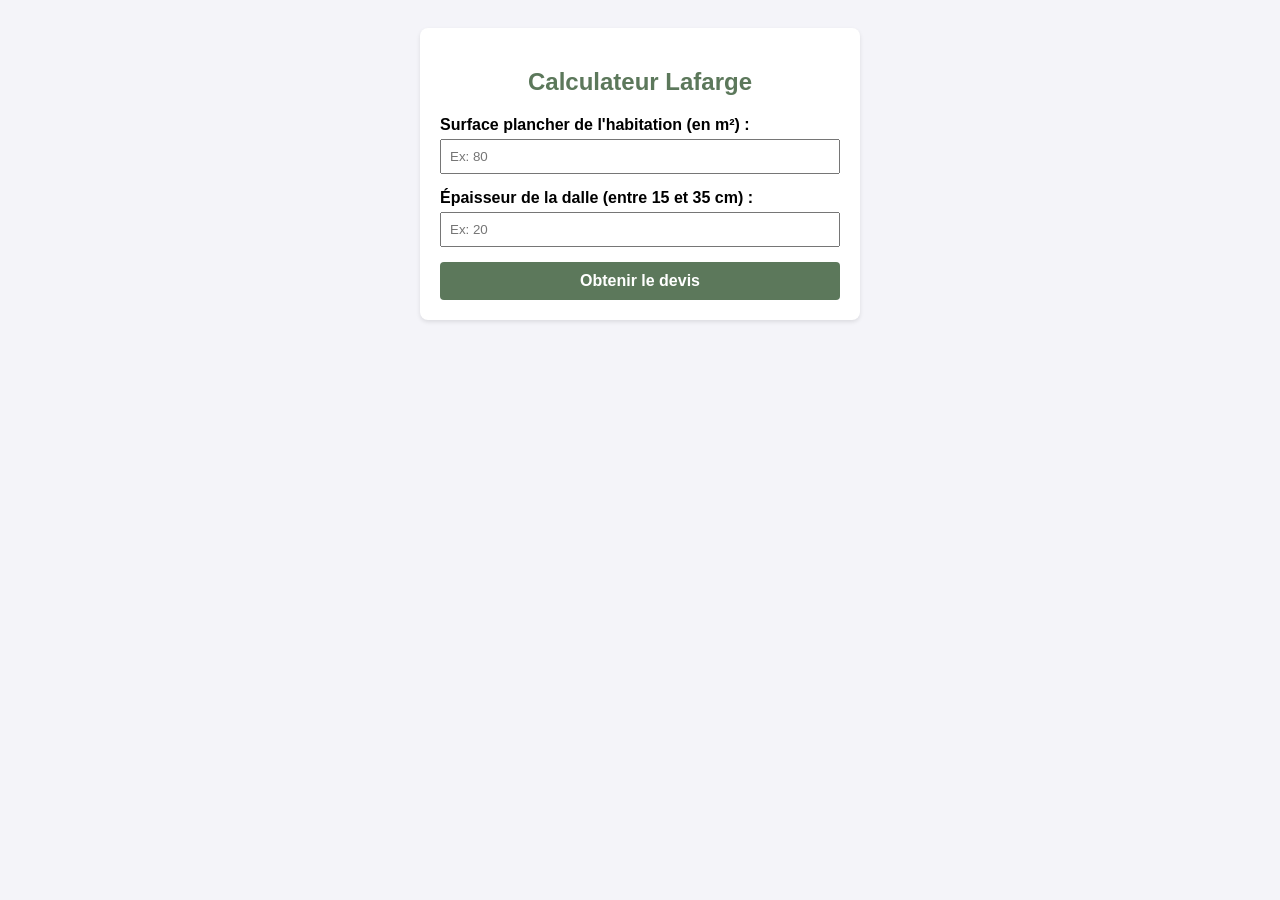
<file: TP10/index.html>
<!DOCTYPE html>
<html lang="fr">
<head>
    <meta charset="UTF-8">
    <title>Devis Cimenterie Lafarge</title>
    <style>
        /* --- Style global --- */
        body {
            font-family: Arial, sans-serif;
            background-color: #f4f4f9;
            padding: 20px;
        }

        /* --- Style du formulaire --- */
        .form-container {
            background: white;
            padding: 20px;
            border-radius: 8px;
            box-shadow: 0 2px 4px rgba(0,0,0,0.1);
            max-width: 400px;
            margin: 0 auto 20px;
        }
        .form-group {
            margin-bottom: 15px;
        }
        label {
            display: block;
            margin-bottom: 5px;
            font-weight: bold;
        }
        input[type="number"] {
            width: 100%;
            padding: 8px;
            box-sizing: border-box;
        }
        button {
            width: 100%;
            padding: 10px;
            background-color: #5c785b; /* Vert inspiré de ton image */
            color: white;
            border: none;
            border-radius: 4px;
            cursor: pointer;
            font-size: 16px;
            font-weight: bold;
        }
        button:hover {
            background-color: #465b45;
        }

        /* --- Style du devis (Inspiré de ton image) --- */
        #devis-container {
            display: none; /* Masqué par défaut, géré par le JS */
            background: white;
            padding: 40px;
            max-width: 800px;
            margin: 0 auto;
            box-shadow: 0 0 10px rgba(0,0,0,0.1);
            color: #333;
        }
        .devis-header {
            display: flex;
            justify-content: space-between;
            border-bottom: 2px solid #5c785b;
            padding-bottom: 20px;
            margin-bottom: 30px;
        }
        .devis-title {
            color: #5c785b;
            font-size: 40px;
            margin: 0;
            letter-spacing: 2px;
        }
        .info-tech {
            background-color: #f0f5f0;
            padding: 15px;
            border-radius: 5px;
            margin-bottom: 20px;
        }
        table {
            width: 100%;
            border-collapse: collapse;
            margin-bottom: 20px;
        }
        th, td {
            border: 1px solid #ddd;
            padding: 12px;
            text-align: center;
        }
        th {
            background-color: #f9fdf9;
            color: #5c785b;
        }
        .totals {
            width: 300px;
            float: right;
        }
        .totals-row {
            display: flex;
            justify-content: space-between;
            padding: 8px 0;
        }
        .totals-row.grand-total {
            background-color: #5c785b;
            color: white;
            font-weight: bold;
            padding: 10px;
            margin-top: 10px;
        }
        .clearfix::after {
            content: "";
            clear: both;
            display: table;
        }
    </style>
</head>
<body>

    <div class="form-container">
        <h2 style="color: #5c785b; text-align: center;">Calculateur Lafarge</h2>
        <div class="form-group">
            <label for="surface">Surface plancher de l'habitation (en m²) :</label>
            <input type="number" id="surface" min="1" step="0.1" placeholder="Ex: 80" required>
        </div>
        <div class="form-group">
            <label for="epaisseur">Épaisseur de la dalle (entre 15 et 35 cm) :</label>
            <input type="number" id="epaisseur" min="15" max="35" placeholder="Ex: 20" required>
        </div>
        <button onclick="genererDevis()">Obtenir le devis</button>
    </div>

    <div id="devis-container">
        <div class="devis-header">
            <div>
                <h1 class="devis-title">DEVIS</h1>
                <p><strong>LAFARGE Cimenterie</strong><br>123 Route du Béton<br>26000 Valence</p>
            </div>
            <div style="text-align: right;">
                <p>Date du devis : <span id="date-devis"></span></p>
                <p>Validité du devis : 1 mois</p>
            </div>
        </div>

        <div class="info-tech">
            <h3 style="margin-top:0; color: #5c785b;">Détails de conception</h3>
            <ul style="margin-bottom: 0;">
                <li>Volume de béton théorique nécessaire : <strong id="vol-reel"></strong> m³</li>
                <li>Quantité de ciment nécessaire : <strong id="qte-ciment"></strong> tonnes (dosé à 350kg/m³)</li>
                <li>Nombre de camions pleins requis : <strong id="nb-camions"></strong></li>
            </ul>
        </div>

        <table>
            <thead>
                <tr>
                    <th>DESCRIPTION</th>
                    <th>PRIX UNITAIRE HT</th>
                    <th>QUANTITÉ</th>
                    <th>TOTAL HT</th>
                </tr>
            </thead>
            <tbody>
                <tr>
                    <td>Béton (en m³)</td>
                    <td>91.00 €</td>
                    <td id="td-vol-facture"></td>
                    <td id="td-prix-beton"></td>
                </tr>
                <tr>
                    <td>Transport (Forfait camion 9m³)</td>
                    <td>140.00 €</td>
                    <td id="td-qte-camions"></td>
                    <td id="td-prix-transport"></td>
                </tr>
            </tbody>
        </table>

        <div class="totals clearfix">
            <div class="totals-row">
                <span>Sous total HT :</span>
                <strong id="total-ht"></strong>
            </div>
            <div class="totals-row">
                <span>TVA (20%) :</span>
                <strong id="tva"></strong>
            </div>
            <div class="totals-row grand-total">
                <span>TOTAL TTC :</span>
                <strong id="total-ttc"></strong>
            </div>
        </div>
    </div>

    <script>
        function genererDevis() {
            // -- Étape 1 : Récupération des valeurs saisies --
            let surfaceSaisie = document.getElementById('surface').value;
            let epaisseurSaisie = document.getElementById('epaisseur').value;

            // -- Étape 2 : Conversions de types --
            let surface = parseFloat(surfaceSaisie);
            let epaisseur = parseInt(epaisseurSaisie);

            // -- Étape 3 : Contrôles de saisies --
            if (isNaN(surface) || surface <= 0) {
                alert("Veuillez saisir une surface valide (supérieure à 0).");
                return; // Arrête la fonction si erreur
            }
            if (isNaN(epaisseur) || epaisseur < 15 || epaisseur > 35) {
                alert("L'épaisseur saisie n'est pas correcte. Elle doit être comprise entre 15 et 35 cm.");
                return;
            }

            // -- Étape 4 : Les Calculs --
            // Conversion de l'épaisseur en mètres pour calculer le volume (m³)
            let epaisseurMetre = epaisseur / 100;
            let volumeReel = surface * epaisseurMetre;

            // Calcul du ciment en tonnes (Volume * 350kg / 1000)
            let tonnesCiment = (volumeReel * 350) / 1000;

            // Calcul du nombre de camions. La fonction Math.ceil() arrondit à l'entier supérieur
            let nombreCamions = Math.ceil(volumeReel / 9);

            // Puisqu'on ne livre que des camions entiers, le volume facturé est le nb de camions * 9
            let volumeFacture = nombreCamions * 9;

            // Calcul des tarifs
            let prixBetonHT = volumeFacture * 91;
            let prixTransportHT = nombreCamions * 140;
            
            let totalHT = prixBetonHT + prixTransportHT;
            let tva = totalHT * 0.20; // Hypothèse de TVA à 20%
            let totalTTC = totalHT + tva;

            // -- Étape 5 : Affichage dynamique dans la page HTML --
            
            // Date du jour automatique
            let dateAujourdhui = new Date();
            document.getElementById('date-devis').innerText = dateAujourdhui.toLocaleDateString('fr-FR');

            // Injection des informations techniques
            document.getElementById('vol-reel').innerText = volumeReel.toFixed(2);
            document.getElementById('qte-ciment').innerText = tonnesCiment.toFixed(2);
            document.getElementById('nb-camions').innerText = nombreCamions;

            // Injection des données dans le tableau
            document.getElementById('td-vol-facture').innerText = volumeFacture;
            document.getElementById('td-prix-beton').innerText = prixBetonHT.toFixed(2) + " €";
            
            document.getElementById('td-qte-camions').innerText = nombreCamions;
            document.getElementById('td-prix-transport').innerText = prixTransportHT.toFixed(2) + " €";

            // Injection des totaux
            document.getElementById('total-ht').innerText = totalHT.toFixed(2) + " €";
            document.getElementById('tva').innerText = tva.toFixed(2) + " €";
            document.getElementById('total-ttc').innerText = totalTTC.toFixed(2) + " €";

            // -- Étape 6 : Faire apparaître le devis --
            // Modifie la propriété CSS "display" de "none" à "block"
            document.getElementById('devis-container').style.display = 'block';
        }
    </script>
</body>
</html>
</file>
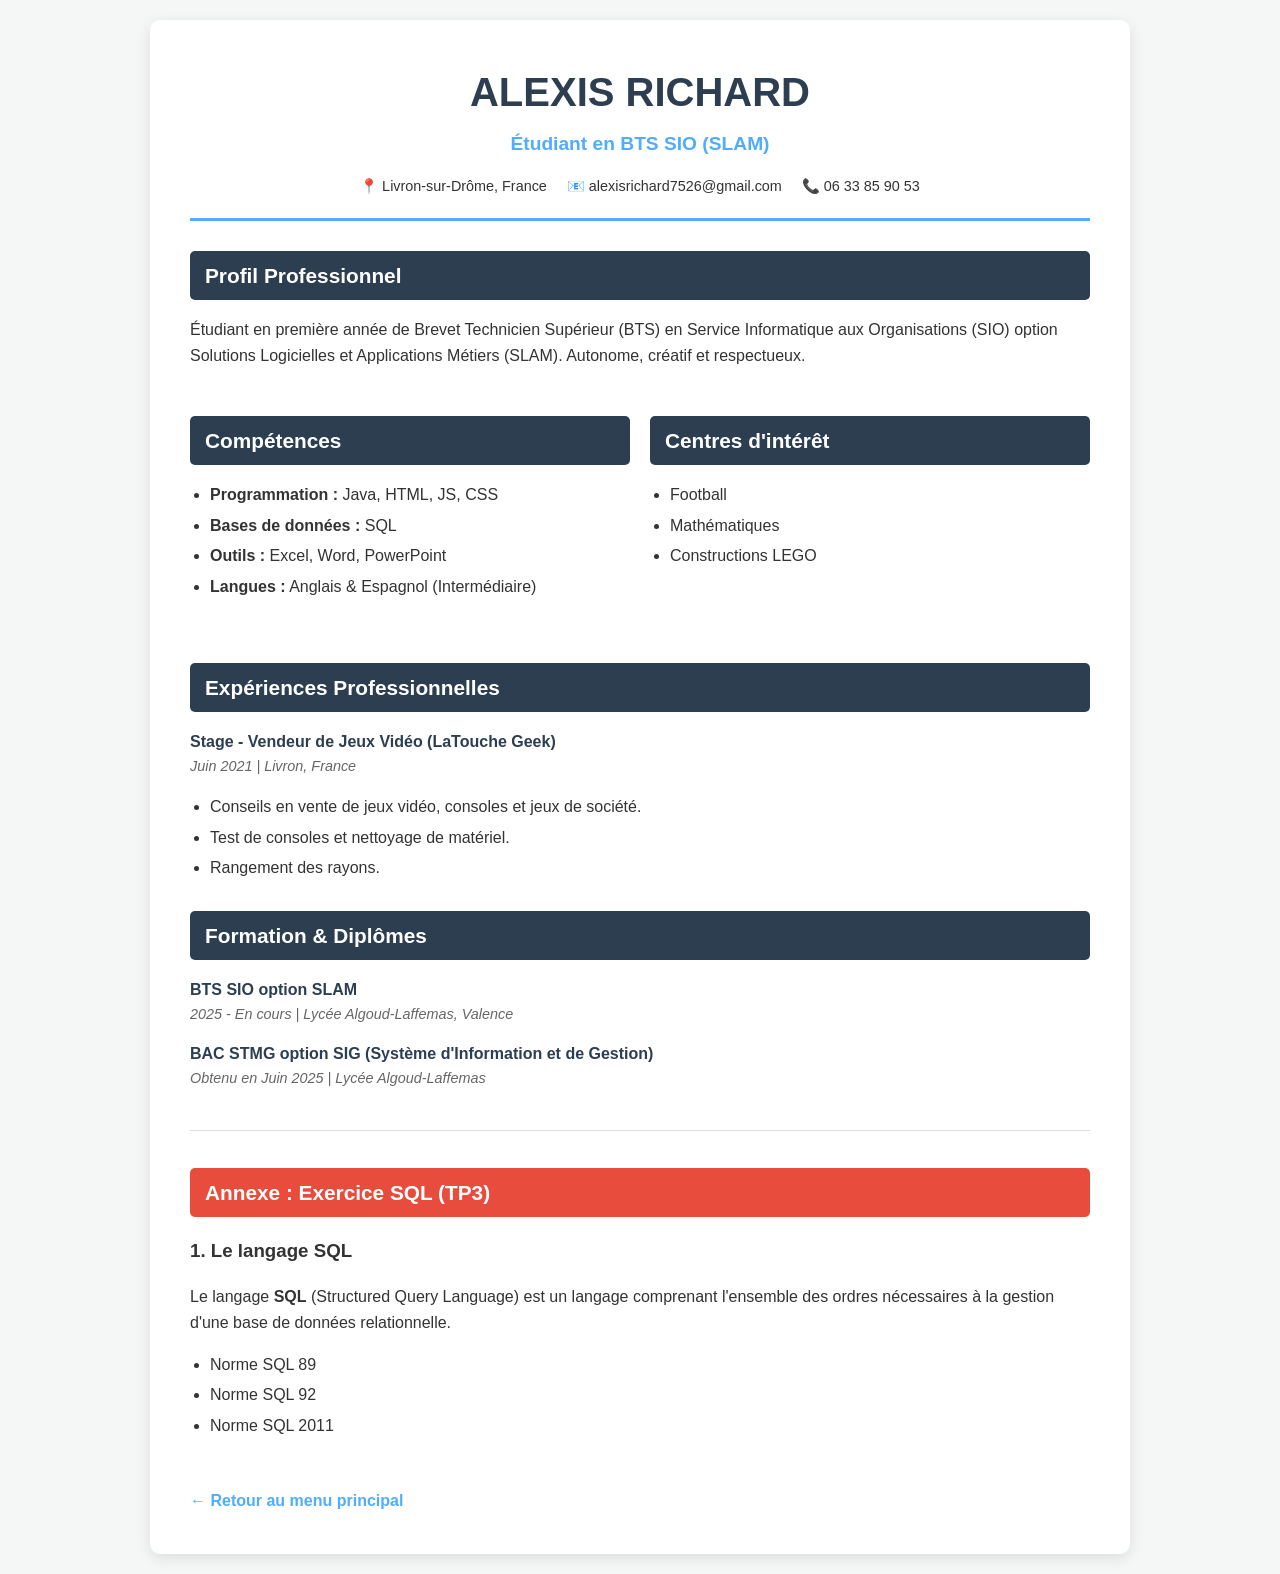
<file: TP3/index.html>
<!DOCTYPE html>
<html lang="fr">
<head>
    <meta charset="UTF-8">
    <meta name="viewport" content="width=device-width, initial-scale=1.0">
    <title>TP3 - Alexis Richard - CV Digital</title>
    <style>
        :root {
            --primary-color: #2c3e50;
            --accent-color: #4facfe;
            --secondary-accent: #ff0000;
            --text-color: #333;
            --bg-color: #f4f7f6;
        }

        body {
            font-family: 'Segoe UI', Tahoma, Geneva, Verdana, sans-serif;
            line-height: 1.6;
            color: var(--text-color);
            background-color: var(--bg-color);
            margin: 0;
            padding: 20px;
        }

        .container {
            max-width: 900px;
            margin: 0 auto;
            background: white;
            padding: 40px;
            border-radius: 10px;
            box-shadow: 0 4px 15px rgba(0,0,0,0.1);
        }

        /* En-tête du CV */
        header {
            text-align: center;
            border-bottom: 3px solid var(--accent-color);
            padding-bottom: 20px;
            margin-bottom: 30px;
        }

        h1 { margin: 0; color: var(--primary-color); font-size: 2.5rem; text-transform: uppercase; }
        .subtitle { color: var(--accent-color); font-weight: bold; font-size: 1.2rem; margin-top: 5px; }
        
        .contact-info {
            display: flex;
            justify-content: center;
            gap: 20px;
            flex-wrap: wrap;
            margin-top: 15px;
            font-size: 0.9rem;
        }

        /* Sections */
        section { margin-bottom: 30px; }
        h2 { 
            background: var(--primary-color); 
            color: white; 
            padding: 8px 15px; 
            border-radius: 5px;
            font-size: 1.3rem;
        }

        .grid {
            display: grid;
            grid-template-columns: 1fr 1fr;
            gap: 20px;
        }

        /* Expériences et Formation */
        .item { margin-bottom: 15px; }
        .item-title { font-weight: bold; color: var(--primary-color); }
        .item-date { color: #666; font-style: italic; font-size: 0.9rem; }

        /* Listes */
        ul { padding-left: 20px; }
        li { margin-bottom: 5px; }

        .back-link {
            display: inline-block;
            margin-top: 20px;
            text-decoration: none;
            color: var(--accent-color);
            font-weight: bold;
        }

        @media (max-width: 600px) {
            .grid { grid-template-columns: 1fr; }
            .container { padding: 20px; }
        }
    </style>
</head>
<body>

    <div class="container">
        <header>
            <h1>Alexis Richard</h1>
            <div class="subtitle">Étudiant en BTS SIO (SLAM)</div>
            <div class="contact-info">
                <span>📍 Livron-sur-Drôme, France</span>
                <span>📧 alexisrichard7526@gmail.com</span>
                <span>📞 06 33 85 90 53</span>
            </div>
        </header>

        <section>
            <h2>Profil Professionnel</h2>
            <p>Étudiant en première année de Brevet Technicien Supérieur (BTS) en Service Informatique aux Organisations (SIO) option Solutions Logicielles et Applications Métiers (SLAM). Autonome, créatif et respectueux.</p>
        </section>

        <div class="grid">
            <section>
                <h2>Compétences</h2>
                <ul>
                    <li><strong>Programmation :</strong> Java, HTML, JS, CSS</li>
                    <li><strong>Bases de données :</strong> SQL</li>
                    <li><strong>Outils :</strong> Excel, Word, PowerPoint</li>
                    <li><strong>Langues :</strong> Anglais & Espagnol (Intermédiaire)</li>
                </ul>
            </section>

            <section>
                <h2>Centres d'intérêt</h2>
                <ul>
                    <li>Football</li>
                    <li>Mathématiques</li>
                    <li>Constructions LEGO</li>
                </ul>
            </section>
        </div>

        <section>
            <h2>Expériences Professionnelles</h2>
            <div class="item">
                <div class="item-title">Stage - Vendeur de Jeux Vidéo (LaTouche Geek)</div>
                <div class="item-date">Juin 2021 | Livron, France</div>
                <ul>
                    <li>Conseils en vente de jeux vidéo, consoles et jeux de société.</li>
                    <li>Test de consoles et nettoyage de matériel.</li>
                    <li>Rangement des rayons.</li>
                </ul>
            </div>
        </section>

        <section>
            <h2>Formation & Diplômes</h2>
            <div class="item">
                <div class="item-title">BTS SIO option SLAM</div>
                <div class="item-date">2025 - En cours | Lycée Algoud-Laffemas, Valence</div>
            </div>
            <div class="item">
                <div class="item-title">BAC STMG option SIG (Système d'Information et de Gestion)</div>
                <div class="item-date">Obtenu en Juin 2025 | Lycée Algoud-Laffemas</div>
            </div>
        </section>

        <section style="border-top: 1px solid #ddd; padding-top: 20px; margin-top: 40px;">
            <h2 style="background: #e74c3c;">Annexe : Exercice SQL (TP3)</h2>
            <h3>1. Le langage SQL</h3>
            <p>Le langage <strong>SQL</strong> (Structured Query Language) est un langage comprenant l'ensemble des ordres nécessaires à la gestion d'une base de données relationnelle.</p>
            <ul>
                <li>Norme SQL 89</li>
                <li>Norme SQL 92</li>
                <li>Norme SQL 2011</li>
            </ul>
        </section>

        <a href="../index.html" class="back-link">← Retour au menu principal</a>
    </div>

</body>
</html>
</file>
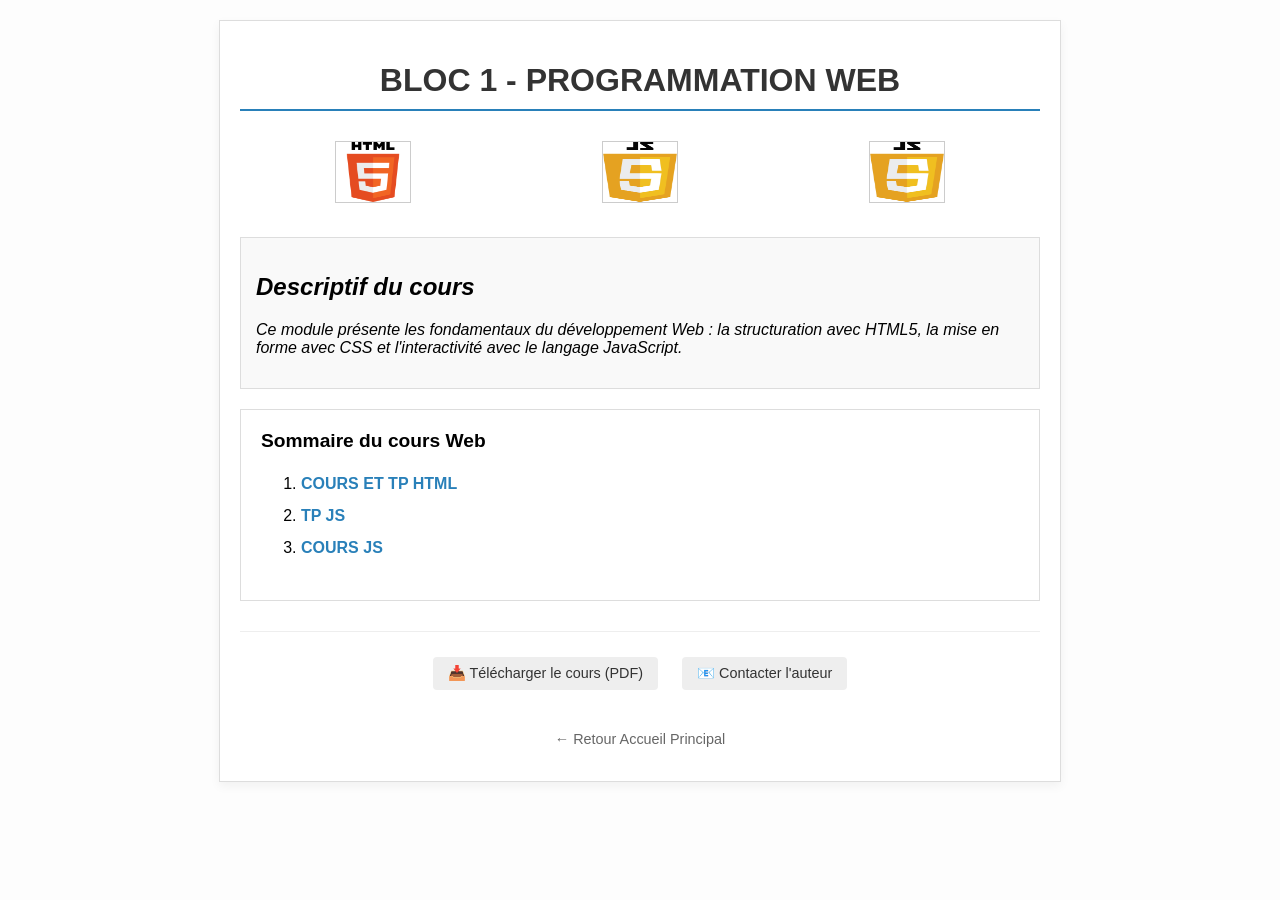
<file: TP4/index.html>
<!DOCTYPE html>
<html lang="fr">
<head>
    <meta charset="UTF-8">
    <meta name="viewport" content="width=device-width, initial-scale=1.0">
    <title>TP4 - Accueil Cours Web</title>
    <style>
        :root {
            --main-bg: #fdfdfd;
            --container-bg: #ffffff;
            --border-color: #ddd;
            --accent-color: #2980b9;
        }

        body {
            font-family: 'Segoe UI', Arial, sans-serif;
            background-color: var(--main-bg);
            margin: 0;
            padding: 20px;
            display: flex;
            flex-direction: column;
            align-items: center;
        }

        .page-accueil {
            width: 100%;
            max-width: 800px;
            border: 1px solid var(--border-color);
            background: var(--container-bg);
            padding: 20px;
            box-shadow: 0 4px 10px rgba(0,0,0,0.05);
        }

        h1 {
            text-align: center;
            color: #333;
            text-transform: uppercase;
            border-bottom: 2px solid var(--accent-color);
            padding-bottom: 10px;
        }

        /* Zone des images (Exercice 3 images) */
        .image-gallery {
            display: flex;
            justify-content: space-around;
            margin: 30px 0;
        }

        .image-gallery a img {
            width: 74px;
            height: 60px;
            border: 1px solid #ccc;
            transition: transform 0.2s;
        }

        .image-gallery a img:hover {
            transform: scale(1.1);
            border-color: var(--accent-color);
        }

        /* Descriptif du cours */
        .descriptif {
            border: 1px solid var(--border-color);
            padding: 15px;
            margin-bottom: 20px;
            background: #f9f9f9;
            font-style: italic;
        }

        /* Sommaire */
        .sommaire {
            border: 1px solid var(--border-color);
            padding: 20px;
        }

        .sommaire h2 {
            font-size: 1.2rem;
            margin-top: 0;
        }

        ol {
            line-height: 2;
        }

        .sommaire a {
            text-decoration: none;
            color: var(--accent-color);
            font-weight: bold;
        }

        .sommaire a:hover {
            text-decoration: underline;
        }

        /* Bas de page (Téléchargement et Mail) */
        footer {
            margin-top: 30px;
            text-align: center;
            font-size: 0.9rem;
            border-top: 1px solid #eee;
            padding-top: 15px;
        }

        .btn-action {
            margin: 10px;
            padding: 8px 15px;
            background: #eee;
            text-decoration: none;
            color: #333;
            border-radius: 4px;
            display: inline-block;
        }
    </style>
</head>
<body>

    <div class="page-accueil">
        <h1>Bloc 1 - Programmation Web</h1>

        <div class="image-gallery">
            <a href="./Docs/cours_HTML.html"><img src="./Image/html_logo.png" alt="Cours HTML"></a>
            <a href="./Docs/TPJS.html"><img src="./Image/js_logo.png" alt="TP JS"></a>
            <a href="./Docs/cours_JS.html"><img src="./Image/js_logo.png" alt="Cours JS"></a>
        </div>

        <div class="descriptif">
            <h2>Descriptif du cours</h2>
            <p>Ce module présente les fondamentaux du développement Web : la structuration avec HTML5, la mise en forme avec CSS et l'interactivité avec le langage JavaScript.</p>
        </div>

        <div class="sommaire">
            <h2>Sommaire du cours Web</h2>
            <ol>
                <li><a href="./Docs/cours_HTML.html">COURS ET TP HTML</a></li>
                <li><a href="./Docs/TPJS.html">TP JS</a></li>
                <li><a href="./Docs/cours_JS.html">COURS JS</a></li>
            </ol>
        </div>

        <footer>
            <a href="./Docs/TP4-Lien.pdf" class="btn-action" download>📥 Télécharger le cours (PDF)</a>
            
            <a href="mailto:alexisrichard7526@gmail.com?subject=Question sur le cours Web" class="btn-action">📧 Contacter l'auteur</a>
            
            <p><br><a href="../index.html" style="color: #666; text-decoration: none;">← Retour Accueil Principal</a></p>
        </footer>
    </div>

</body>
</html>
</file>
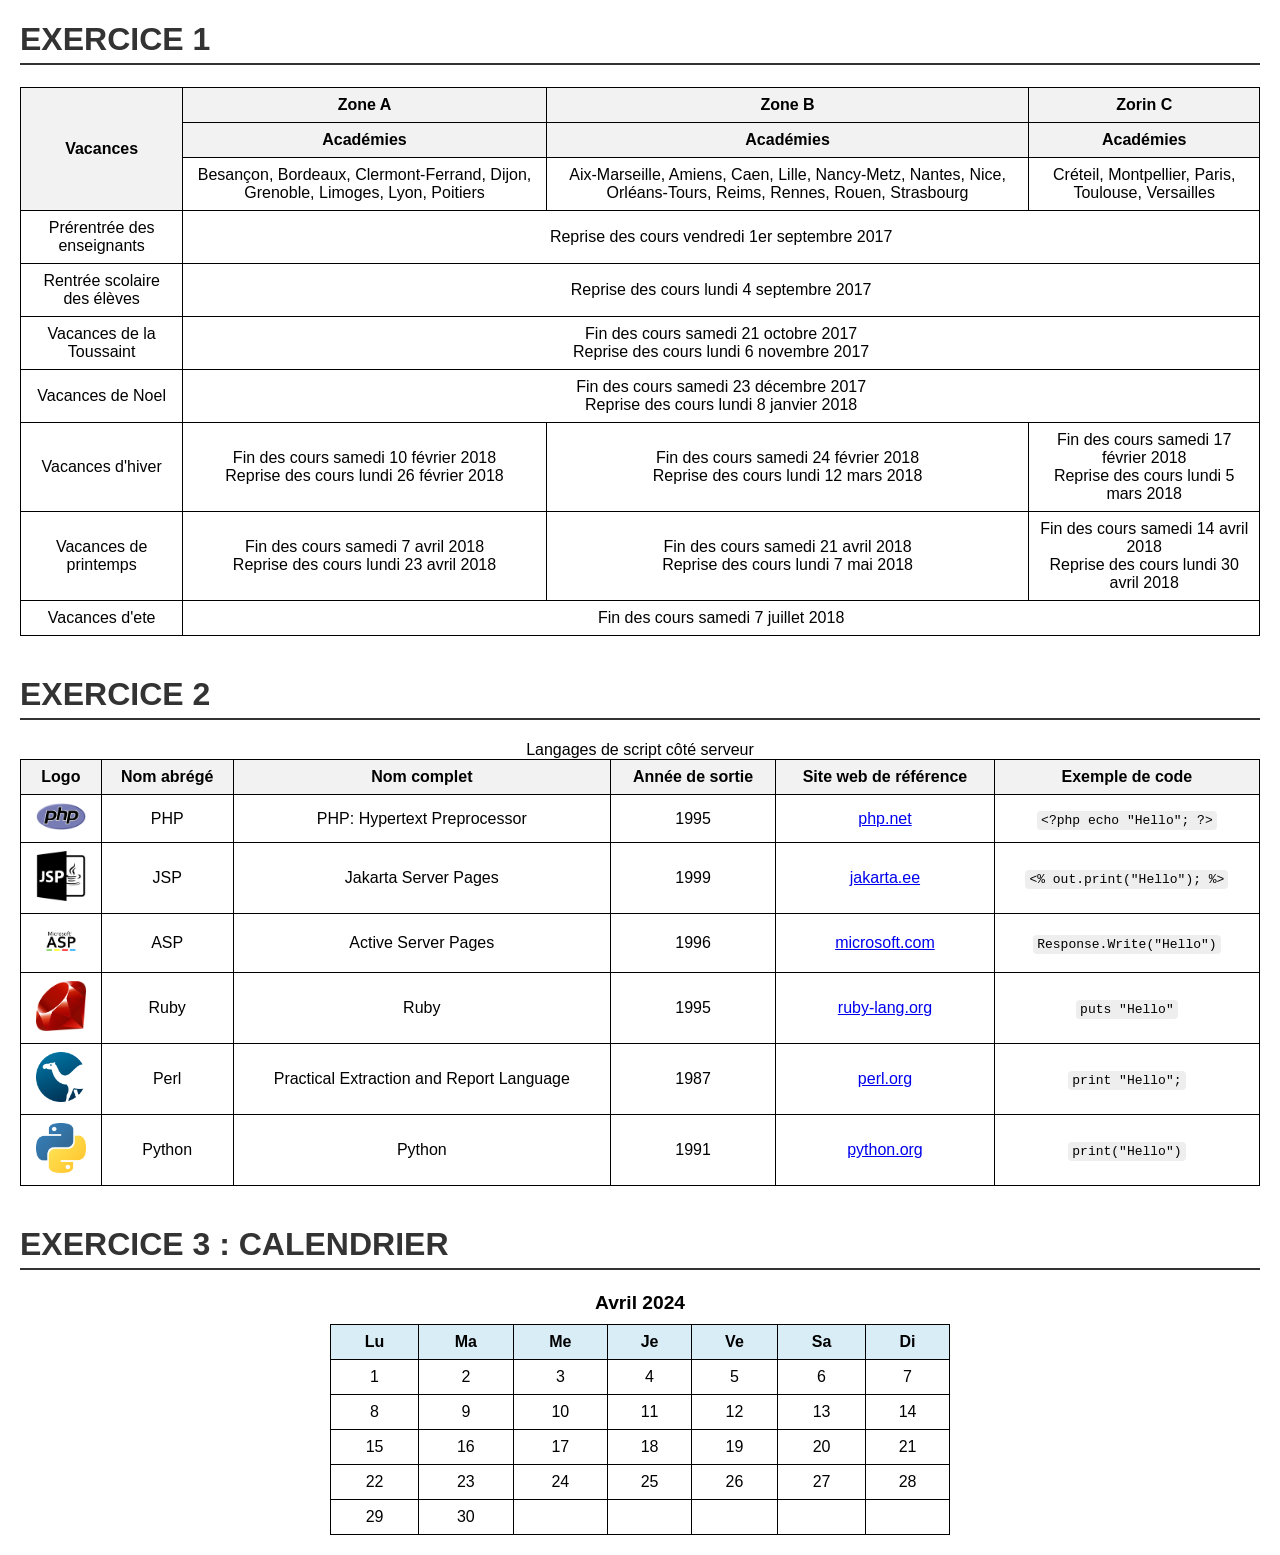
<file: TP5/index.html>
<!DOCTYPE html>
<html lang="fr">
<head>
<meta charset="UTF-8">
<title>TP5 - Les Tableaux</title>
<style>
  body {
    font-family: sans-serif;
    margin: 20px;
  }
  h1 {
    color: #333;
    border-bottom: 2px solid #333;
    padding-bottom: 5px;
  }
  table {
    border-collapse: collapse;
    width: 100%;
    margin-bottom: 40px;
  }
  th, td {
    border: 1px solid black;
    padding: 8px;
    text-align: center;
  }
  th {
    background-color: #f2f2f2;
  }
  .ex2-table img {
    width: 50px;
    height: auto;
  }
  .ex3-table {
    width: 50%;
    margin: 0 auto;
  }
  .ex3-table th {
    background-color: #d9edf7;
  }
  .ex3-table caption {
    font-weight: bold;
    font-size: 1.2em;
    margin-bottom: 10px;
  }
  code {
    background-color: #eee;
    padding: 2px 4px;
    border-radius: 4px;
  }
</style>
</head>
<body>

<h1>EXERCICE 1</h1>
<table>
  <thead>
    <tr>
      <th rowspan="3">Vacances</th>
      <th>Zone A</th>
      <th>Zone B</th>
      <th>Zorin C</th>
    </tr>
    <tr>
      <th>Académies</th>
      <th>Académies</th>
      <th>Académies</th>
    </tr>
    <tr>
      <td>Besançon, Bordeaux, Clermont-Ferrand, Dijon, Grenoble, Limoges, Lyon, Poitiers</td>
      <td>Aix-Marseille, Amiens, Caen, Lille, Nancy-Metz, Nantes, Nice, Orléans-Tours, Reims, Rennes, Rouen, Strasbourg</td>
      <td>Créteil, Montpellier, Paris, Toulouse, Versailles</td>
    </tr>
  </thead>
  <tbody>
    <tr>
      <td>Prérentrée des enseignants</td>
      <td colspan="3">Reprise des cours vendredi 1er septembre 2017</td>
    </tr>
    <tr>
      <td>Rentrée scolaire des élèves</td>
      <td colspan="3">Reprise des cours lundi 4 septembre 2017</td>
    </tr>
    <tr>
      <td>Vacances de la Toussaint</td>
      <td colspan="3">Fin des cours samedi 21 octobre 2017<br>Reprise des cours lundi 6 novembre 2017</td>
    </tr>
    <tr>
      <td>Vacances de Noel</td>
      <td colspan="3">Fin des cours samedi 23 décembre 2017<br>Reprise des cours lundi 8 janvier 2018</td>
    </tr>
    <tr>
      <td>Vacances d'hiver</td>
      <td>Fin des cours samedi 10 février 2018<br>Reprise des cours lundi 26 février 2018</td>
      <td>Fin des cours samedi 24 février 2018<br>Reprise des cours lundi 12 mars 2018</td>
      <td>Fin des cours samedi 17 février 2018<br>Reprise des cours lundi 5 mars 2018</td>
    </tr>
    <tr>
      <td>Vacances de printemps</td>
      <td>Fin des cours samedi 7 avril 2018<br>Reprise des cours lundi 23 avril 2018</td>
      <td>Fin des cours samedi 21 avril 2018<br>Reprise des cours lundi 7 mai 2018</td>
      <td>Fin des cours samedi 14 avril 2018<br>Reprise des cours lundi 30 avril 2018</td>
    </tr>
    <tr>
      <td>Vacances d'ete</td>
      <td colspan="3">Fin des cours samedi 7 juillet 2018</td>
    </tr>
  </tbody>
</table>

<h1>EXERCICE 2</h1>
<table class="ex2-table">
  <caption>Langages de script côté serveur</caption>
  <thead>
    <tr>
      <th>Logo</th>
      <th>Nom abrégé</th>
      <th>Nom complet</th>
      <th>Année de sortie</th>
      <th>Site web de référence</th>
      <th>Exemple de code</th>
    </tr>
  </thead>
  <tbody>
    <tr>
      <td><a href="php_logo_original.png" target="_blank"><img src="php_logo_original.png" alt="Logo PHP" title="Cliquez pour agrandir le logo PHP"></a></td>
      <td>PHP</td>
      <td>PHP: Hypertext Preprocessor</td>
      <td>1995</td>
      <td title="Aller sur le site de PHP"><a href="https://www.php.net" target="_blank">php.net</a></td>
      <td><code>&lt;?php echo "Hello"; ?&gt;</code></td>
    </tr>
    <tr>
      <td><a href="jsp_logo_original.png" target="_blank"><img src="jsp_logo_original.png" alt="Logo JSP" title="Cliquez pour agrandir le logo JSP"></a></td>
      <td>JSP</td>
      <td>Jakarta Server Pages</td>
      <td>1999</td>
      <td title="Aller sur le site de JSP"><a href="https://jakarta.ee" target="_blank">jakarta.ee</a></td>
      <td><code>&lt;% out.print("Hello"); %&gt;</code></td>
    </tr>
    <tr>
      <td><a href="asp_logo_original.png" target="_blank"><img src="asp_logo_original.png" alt="Logo ASP" title="Cliquez pour agrandir le logo ASP"></a></td>
      <td>ASP</td>
      <td>Active Server Pages</td>
      <td>1996</td>
      <td title="Aller sur le site de ASP"><a href="https://dotnet.microsoft.com" target="_blank">microsoft.com</a></td>
      <td><code>Response.Write("Hello")</code></td>
    </tr>
    <tr>
      <td><a href="ruby_logo_original.png" target="_blank"><img src="ruby_logo_original.png" alt="Logo Ruby" title="Cliquez pour agrandir le logo Ruby"></a></td>
      <td>Ruby</td>
      <td>Ruby</td>
      <td>1995</td>
      <td title="Aller sur le site de Ruby"><a href="https://www.ruby-lang.org" target="_blank">ruby-lang.org</a></td>
      <td><code>puts "Hello"</code></td>
    </tr>
    <tr>
      <td><a href="perl_logo_original.png" target="_blank"><img src="perl_logo_original.png" alt="Logo Perl" title="Cliquez pour agrandir le logo Perl"></a></td>
      <td>Perl</td>
      <td>Practical Extraction and Report Language</td>
      <td>1987</td>
      <td title="Aller sur le site de Perl"><a href="https://www.perl.org" target="_blank">perl.org</a></td>
      <td><code>print "Hello";</code></td>
    </tr>
    <tr>
      <td><a href="python_logo_original.png" target="_blank"><img src="python_logo_original.png" alt="Logo Python" title="Cliquez pour agrandir le logo Python"></a></td>
      <td>Python</td>
      <td>Python</td>
      <td>1991</td>
      <td title="Aller sur le site de Python"><a href="https://www.python.org" target="_blank">python.org</a></td>
      <td><code>print("Hello")</code></td>
    </tr>
  </tbody>
</table>

<h1>EXERCICE 3 : CALENDRIER</h1>
<table class="ex3-table">
  <caption>Avril 2024</caption>
  <thead>
    <tr>
      <th>Lu</th>
      <th>Ma</th>
      <th>Me</th>
      <th>Je</th>
      <th>Ve</th>
      <th>Sa</th>
      <th>Di</th>
    </tr>
  </thead>
  <tbody>
    <tr>
      <td>1</td>
      <td>2</td>
      <td>3</td>
      <td>4</td>
      <td>5</td>
      <td>6</td>
      <td>7</td>
    </tr>
    <tr>
      <td>8</td>
      <td>9</td>
      <td>10</td>
      <td>11</td>
      <td>12</td>
      <td>13</td>
      <td>14</td>
    </tr>
    <tr>
      <td>15</td>
      <td>16</td>
      <td>17</td>
      <td>18</td>
      <td>19</td>
      <td>20</td>
      <td>21</td>
    </tr>
    <tr>
      <td>22</td>
      <td>23</td>
      <td>24</td>
      <td>25</td>
      <td>26</td>
      <td>27</td>
      <td>28</td>
    </tr>
    <tr>
      <td>29</td>
      <td>30</td>
      <td></td>
      <td></td>
      <td></td>
      <td></td>
      <td></td>
    </tr>
  </tbody>
</table>

</body>
</html>
</file>
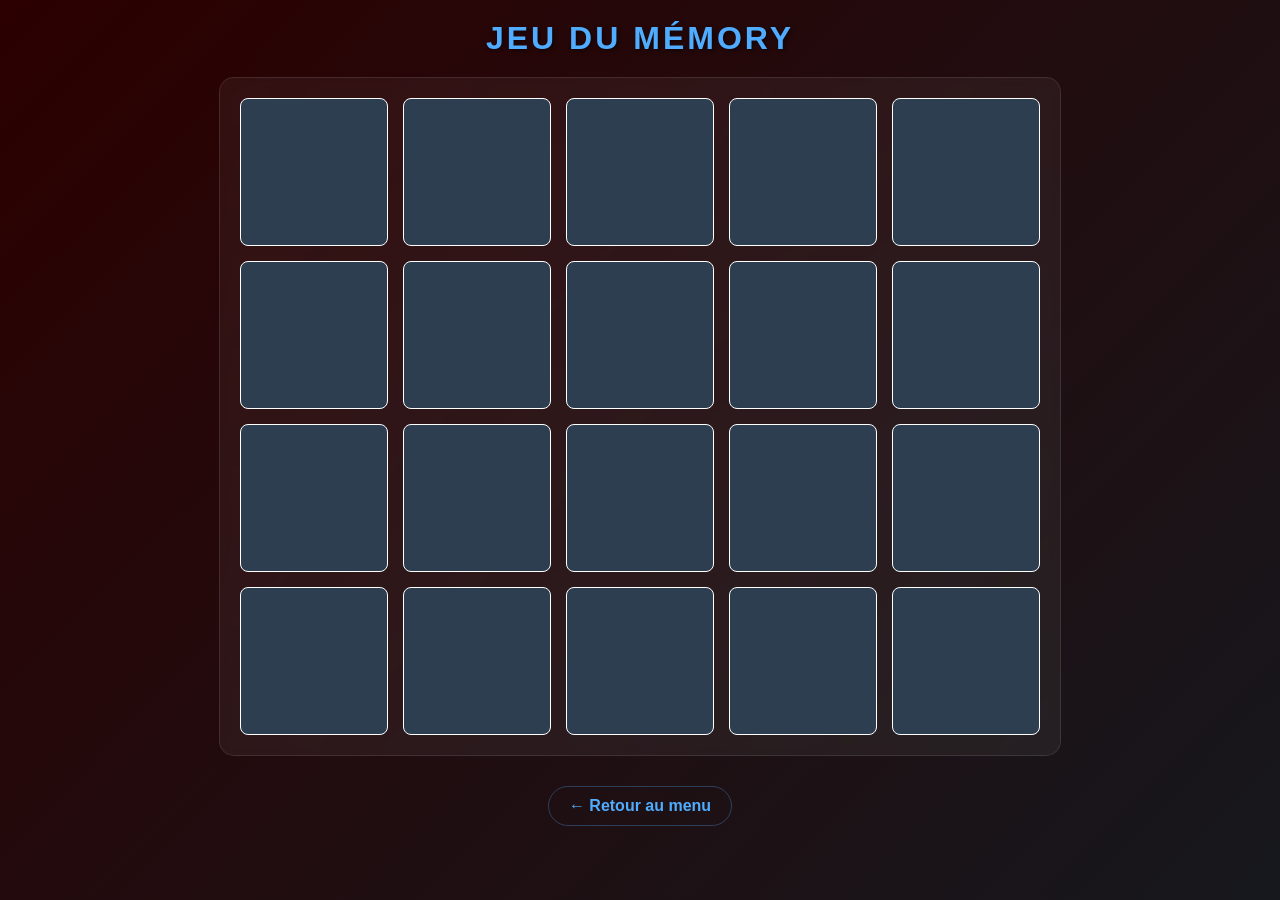
<file: TP6/TP6.html>
<!DOCTYPE html>
<html lang="fr">
<head>
    <meta charset="UTF-8">
    <meta name="viewport" content="width=device-width, initial-scale=1.0">
    <title>TP6 - Jeu de Memory - Alexis Richard</title>
    <style>
        /* CONFIGURATION GÉNÉRALE DU TP6 */
        html, body {
            width: 100%;
            height: 100%;
            min-width: 600px;
            margin: 0;
            padding: 0;
        }

        /* TON STYLE GRAPHIQUE PERSONNEL */
        body {
            font-family: 'Segoe UI', Roboto, sans-serif;
            color: white;
            display: flex;
            flex-direction: column;
            align-items: center;
            background: linear-gradient(-45deg, #000000, #1a0b2e, #0f2027, #2c0000);
            background-size: 400% 400%;
            animation: gradientBG 15s ease infinite;
        }

        @keyframes gradientBG {
            0% { background-position: 0% 50%; }
            50% { background-position: 100% 50%; }
            100% { background-position: 0% 50%; }
        }

        h1 {
            margin: 20px 0;
            text-transform: uppercase;
            letter-spacing: 3px;
            text-shadow: 2px 2px 4px rgba(0,0,0,0.5);
            color: #4facfe;
        }

        /* GRILLE DE JEU : 5 images par ligne */
        .memory-grid {
            display: grid;
            grid-template-columns: repeat(5, 1fr); /* 5 colonnes */
            gap: 15px;
            width: 90%;
            max-width: 800px;
            padding: 20px;
            background: rgba(255, 255, 255, 0.05);
            border-radius: 15px;
            backdrop-filter: blur(5px);
            border: 1px solid rgba(255, 255, 255, 0.1);
        }

        /* ÉTAPE 4 : MÉCANISME POUR CACHER LES IMAGES */
        .card {
            background-color: #2c3e50; /* Couleur de fond pour cacher l'image */
            border: 1px solid white;    /* Bordure demandée */
            border-radius: 8px;
            aspect-ratio: 1 / 1;
            display: flex;
            justify-content: center;
            align-items: center;
            cursor: pointer;
            overflow: hidden;
            transition: background-color 0.3s;
        }

        .card:hover {
            background-color: #34495e;
        }

        /* Révélation de l'image via background-image au lieu de <img> */
        .card:active {
            background-size: cover;
            background-position: center;
        }

        .card img {
            width: 100%;
            height: 100%;
            object-fit: cover;
            opacity: 0; /* Image invisible par défaut */
            transition: opacity 0.2s;
        }

        /* Attribution des images aux classes */
        .img-1:active { background-image: url("assets/Image/img1.png"); }
        .img-2:active { background-image: url("assets/Image/img2.png"); }
        .img-3:active { background-image: url("assets/Image/img3.png"); }
        .img-4:active { background-image: url("assets/Image/img4.png"); }
        .img-5:active { background-image: url("assets/Image/img5.png"); }
        .img-6:active { background-image: url("assets/Image/img6.png"); }
        .img-7:active { background-image: url("assets/Image/img7.png"); }
        .img-8:active { background-image: url("assets/Image/img8.png"); }
        .img-9:active { background-image: url("assets/Image/img9.png"); }
        .img-10:active { background-image: url("assets/Image/img10.png"); }

        .back-link {
            margin-top: 30px;
            color: #4facfe;
            text-decoration: none;
            font-weight: bold;
            padding: 10px 20px;
            border: 1px solid rgba(79, 172, 254, 0.3);
            border-radius: 20px;
            transition: 0.3s;
        }

        .back-link:hover {
            background: rgba(79, 172, 254, 0.1);
        }
    </style>
</head>
<body>

    <h1>Jeu du Mémory</h1>

    <div class="memory-grid">
        <div class="card img-1"></div>
        <div class="card img-2"></div>
        <div class="card img-3"></div>
        <div class="card img-4"></div>
        <div class="card img-5"></div>

        <div class="card img-6"></div>
        <div class="card img-7"></div>
        <div class="card img-8"></div>
        <div class="card img-9"></div>
        <div class="card img-10"></div>

        <div class="card img-1"></div>
        <div class="card img-2"></div>
        <div class="card img-3"></div>
        <div class="card img-4"></div>
        <div class="card img-5"></div>

        <div class="card img-6"></div>
        <div class="card img-7"></div>
        <div class="card img-8"></div>
        <div class="card img-9"></div>
        <div class="card img-10"></div>
    </div>

    <a href="../index.html" class="back-link">← Retour au menu</a>

</body>
</html>
</file>
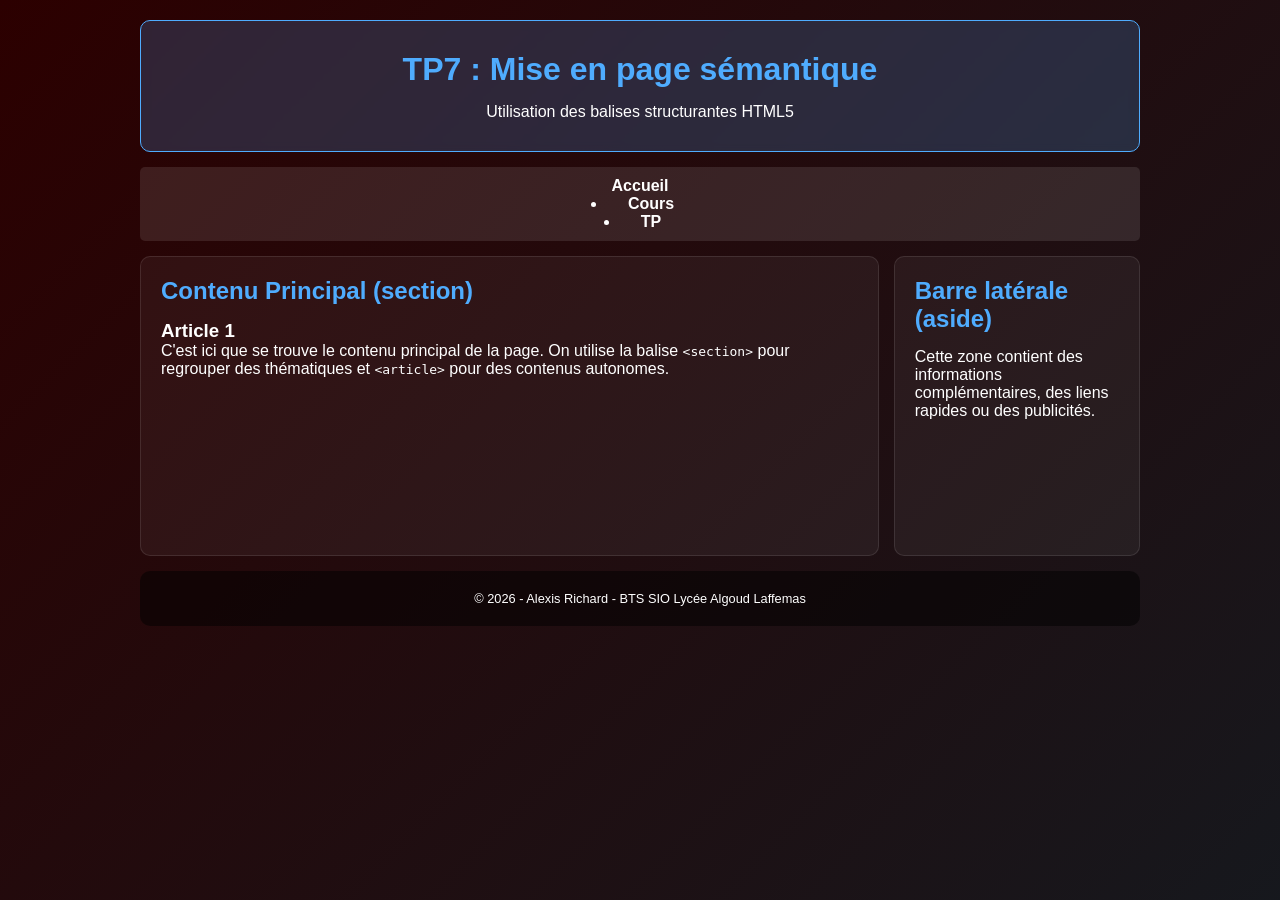
<file: TP7/TP7.html>
<!DOCTYPE html>
<html lang="fr">
<head>
    <meta charset="UTF-8">
    <meta name="viewport" content="width=device-width, initial-scale=1.0">
    <title>TP7 - Zoning HTML5 - Alexis Richard</title>
    <style>
        /* RESET & BASE */
        * {
            margin: 0;
            padding: 0;
            box-sizing: border-box;
        }

        body {
            font-family: 'Segoe UI', sans-serif;
            background: linear-gradient(-45deg, #000000, #1a0b2e, #0f2027, #2c0000);
            background-size: 400% 400%;
            animation: gradientBG 15s ease infinite;
            color: white;
            min-height: 100vh;
            display: flex;
            flex-direction: column;
            align-items: center;
        }

        @keyframes gradientBG {
            0% { background-position: 0% 50%; }
            50% { background-position: 100% 50%; }
            100% { background-position: 0% 50%; }
        }

        /* STRUCTURE DU ZONING */
        .container {
            width: 90%;
            max-width: 1000px;
            margin: 20px 0;
            display: grid;
            grid-template-areas: 
                "header header"
                "nav nav"
                "section aside"
                "footer footer";
            grid-template-columns: 3fr 1fr;
            gap: 15px;
        }

        header {
            grid-area: header;
            background: rgba(79, 172, 254, 0.2);
            padding: 30px;
            text-align: center;
            border: 1px solid #4facfe;
            border-radius: 10px;
            backdrop-filter: blur(5px);
        }

        nav {
            grid-area: nav;
            background: rgba(255, 255, 255, 0.1);
            padding: 10px;
            border-radius: 5px;
            text-align: center;
        }

        nav a {
            color: white;
            text-decoration: none;
            margin: 0 15px;
            font-weight: bold;
        }

        section {
            grid-area: section;
            background: rgba(255, 255, 255, 0.05);
            padding: 20px;
            border-radius: 10px;
            border: 1px solid rgba(255, 255, 255, 0.1);
            min-height: 300px;
        }

        aside {
            grid-area: aside;
            background: rgba(255, 255, 255, 0.05);
            padding: 20px;
            border-radius: 10px;
            border: 1px solid rgba(255, 255, 255, 0.1);
        }

        footer {
            grid-area: footer;
            background: rgba(0, 0, 0, 0.5);
            padding: 20px;
            text-align: center;
            font-size: 0.8rem;
            border-radius: 10px;
        }

        h1, h2 {
            color: #4facfe;
            margin-bottom: 15px;
        }

        /* RESPONSIVE */
        @media (max-width: 768px) {
            .container {
                grid-template-areas: 
                    "header"
                    "nav"
                    "section"
                    "aside"
                    "footer";
                grid-template-columns: 1fr;
            }
        }
    </style>
</head>
<body>

    <div class="container">
        <header>
            <h1>TP7 : Mise en page sémantique</h1>
            <p>Utilisation des balises structurantes HTML5</p>
        </header>

        <nav>
            <a href="../index.html">Accueil</a>
            <li><a class="nav-link" href="Cours_HTML_5_P5.pdf">Cours</a></li>
            <li><a class="nav-link" href="TP5_zoning.pdf">TP</a></li>
        </nav>

        <section>
            <h2>Contenu Principal (section)</h2>
            <article>
                <h3>Article 1</h3>
                <p>C'est ici que se trouve le contenu principal de la page. On utilise la balise <code>&lt;section&gt;</code> pour regrouper des thématiques et <code>&lt;article&gt;</code> pour des contenus autonomes.</p>
            </article>
        </section>

        <aside>
            <h2>Barre latérale (aside)</h2>
            <p>Cette zone contient des informations complémentaires, des liens rapides ou des publicités.</p>
        </aside>

        <footer>
            <p>&copy; 2026 - Alexis Richard - BTS SIO Lycée Algoud Laffemas</p>
        </footer>
    </div>

</body>
</html>
</file>
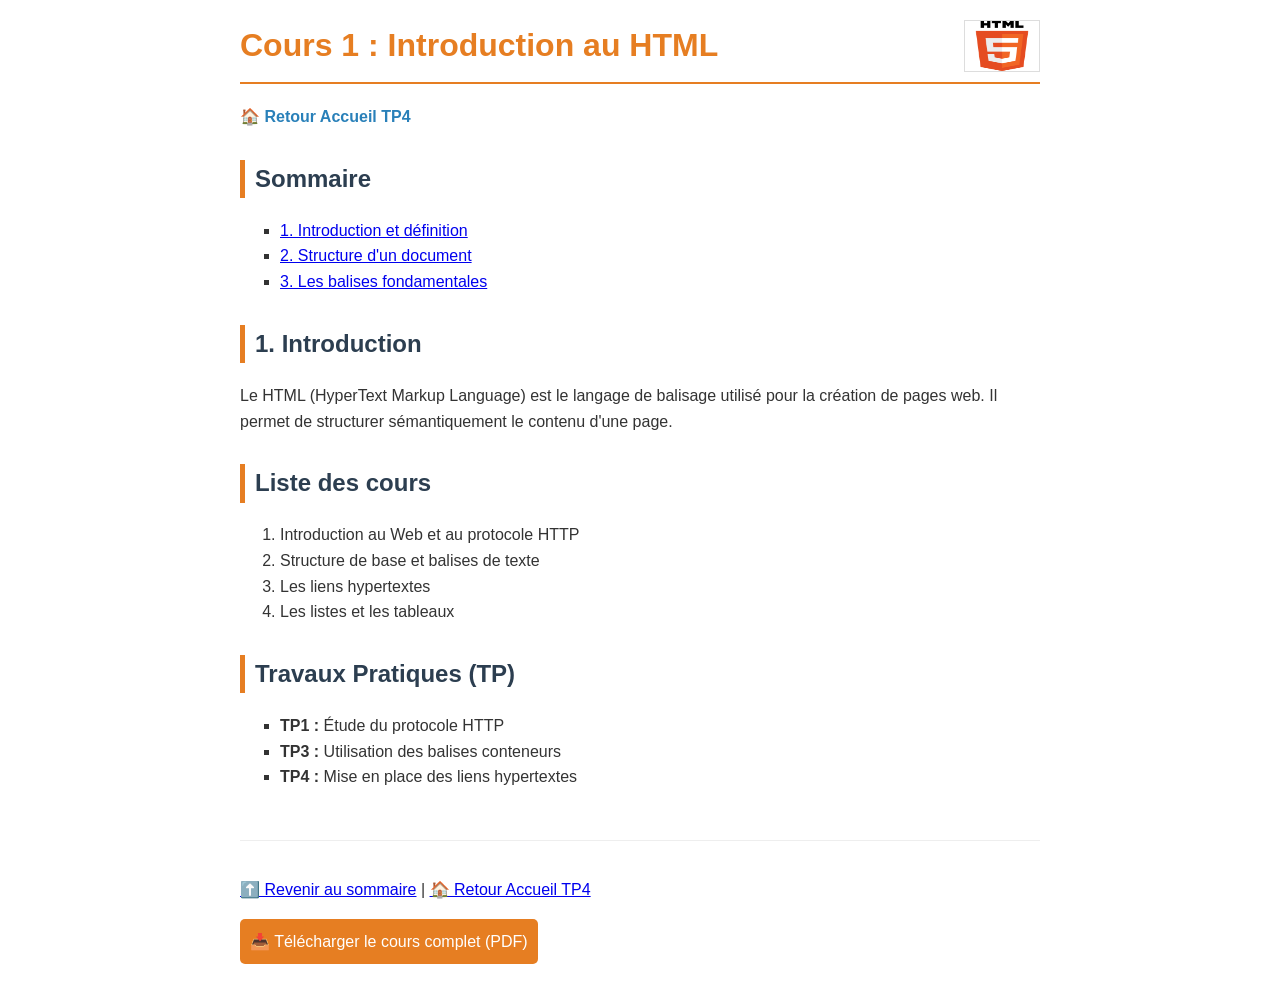
<file: TP4/Docs/cours_HTML.html>
<!DOCTYPE html>
<html lang="fr">
<head>
    <meta charset="UTF-8">
    <meta name="viewport" content="width=device-width, initial-scale=1.0">
    <title>Cours HTML - Bloc 1</title>
    <style>
        body { font-family: 'Segoe UI', Arial, sans-serif; line-height: 1.6; max-width: 800px; margin: auto; padding: 20px; color: #333; }
        header { display: flex; align-items: center; justify-content: space-between; border-bottom: 2px solid #e67e22; padding-bottom: 10px; margin-bottom: 20px; }
        .logo { width: 74px; height: 50px; border: 1px solid #ddd; } /* Taille demandée par le TP4-Lien */
        h1 { color: #e67e22; margin: 0; }
        h2 { color: #2c3e50; border-left: 5px solid #e67e22; padding-left: 10px; margin-top: 30px; }
        .nav-links { margin-bottom: 20px; }
        .nav-links a { text-decoration: none; color: #2980b9; font-weight: bold; }
        .nav-links a:hover { text-decoration: underline; }
        ul { list-style-type: square; }
        .footer-nav { margin-top: 50px; padding-top: 20px; border-top: 1px solid #eee; }
    </style>
</head>
<body>

    <header>
        <h1>Cours 1 : Introduction au HTML</h1>
        <img src="../Image/html_logo.png" alt="Logo HTML" class="logo">
    </header>

    <div class="nav-links">
        <a href="../index.html">🏠 Retour Accueil TP4</a>
    </div>

    <section id="sommaire">
        <h2>Sommaire</h2>
        <ul>
            <li><a href="#intro">1. Introduction et définition</a></li>
            <li><a href="#structure">2. Structure d'un document</a></li>
            <li><a href="#balises">3. Les balises fondamentales</a></li>
        </ul>
    </section>

    <section id="intro">
        <h2>1. Introduction</h2>
        <p>Le HTML (HyperText Markup Language) est le langage de balisage utilisé pour la création de pages web. Il permet de structurer sémantiquement le contenu d'une page.</p>
    </section>

    <section id="liste-cours">
        <h2>Liste des cours</h2>
        <ol>
            <li>Introduction au Web et au protocole HTTP</li>
            <li>Structure de base et balises de texte</li>
            <li>Les liens hypertextes</li>
            <li>Les listes et les tableaux</li>
        </ol>
    </section>

    <section id="tps">
        <h2>Travaux Pratiques (TP)</h2>
        <ul>
            <li><strong>TP1 :</strong> Étude du protocole HTTP</li>
            <li><strong>TP3 :</strong> Utilisation des balises conteneurs</li>
            <li><strong>TP4 :</strong> Mise en place des liens hypertextes</li>
        </ul>
    </section>

    <div class="footer-nav">
        <p>
            <a href="#sommaire">⬆️ Revenir au sommaire</a> | 
            <a href="../index.html">🏠 Retour Accueil TP4</a>
        </p>
        <a href="../../TP1.pdf" style="display:inline-block; background:#e67e22; color:white; padding:10px; text-decoration:none; border-radius:5px;" download>📥 Télécharger le cours complet (PDF)</a>
    </div>

</body>
</html>
</file>
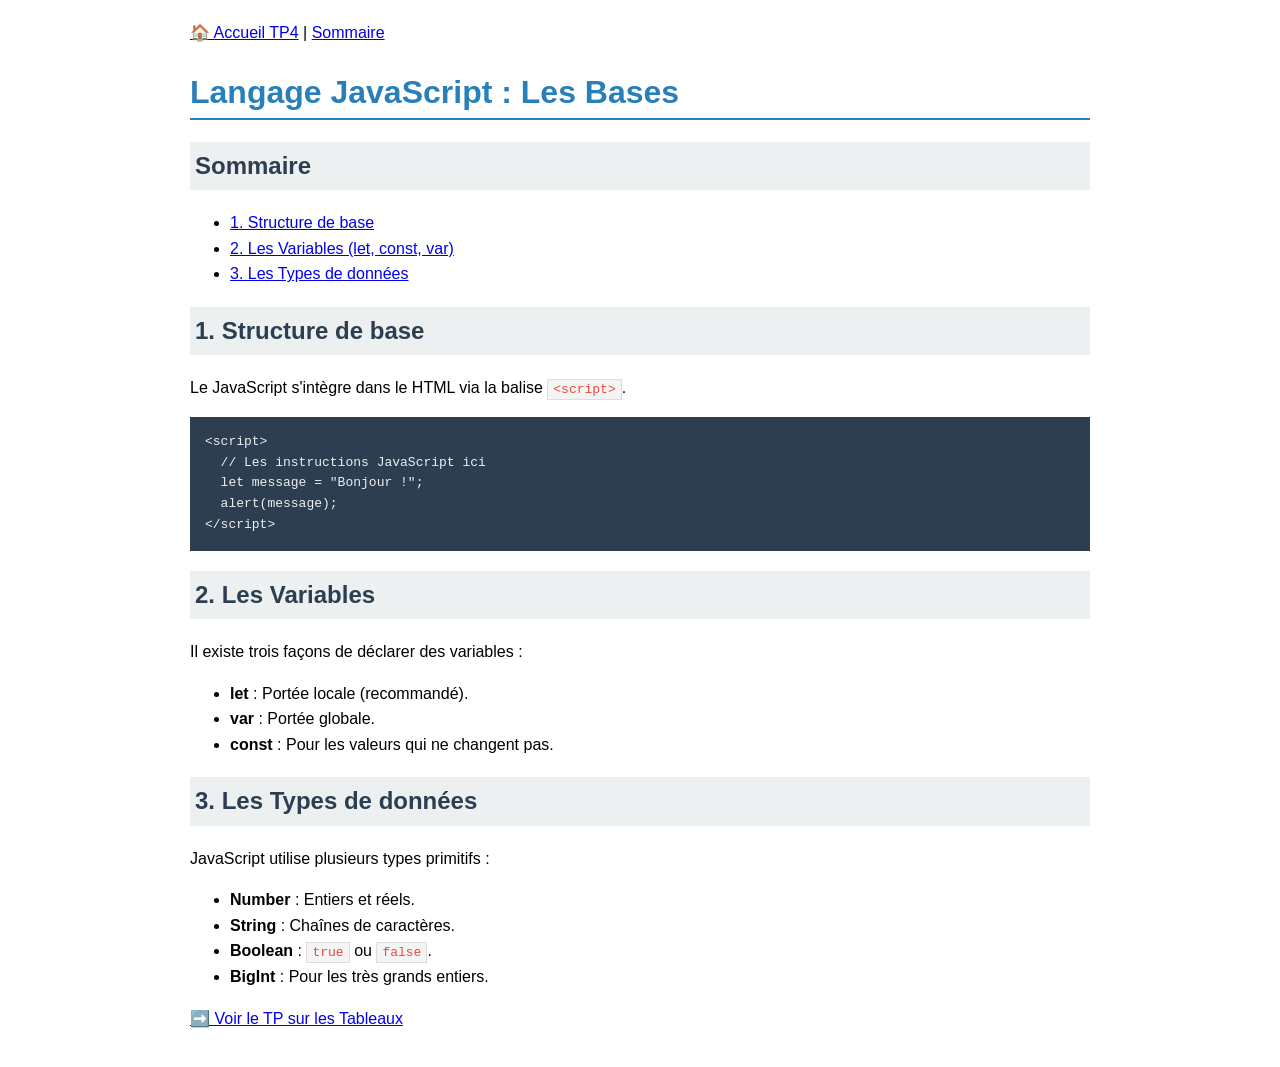
<file: TP4/Docs/cours_JS.html>
<!DOCTYPE html>
<html lang="fr">
<head>
    <meta charset="UTF-8">
    <title>Cours JavaScript - Les Bases</title>
    <style>
        body { font-family: Arial, sans-serif; line-height: 1.6; max-width: 900px; margin: auto; padding: 20px; }
        h1 { color: #2980b9; border-bottom: 2px solid #2980b9; }
        h2 { color: #2c3e50; background: #ecf0f1; padding: 5px; }
        code { background: #f4f4f4; border: 1px solid #ddd; padding: 2px 5px; color: #e74c3c; }
        pre { background: #2c3e50; color: #ecf0f1; padding: 15px; overflow-x: auto; }
        .nav { margin-bottom: 20px; }
    </style>
</head>
<body>
    <div class="nav">
        <a href="../index.html">🏠 Accueil TP4</a> | 
        <a href="#sommaire">Sommaire</a>
    </div>

    <h1>Langage JavaScript : Les Bases</h1>
    
    <section id="sommaire">
        <h2>Sommaire</h2>
        <ul>
            <li><a href="#structure">1. Structure de base</a></li>
            <li><a href="#variables">2. Les Variables (let, const, var)</a></li>
            <li><a href="#types">3. Les Types de données</a></li>
        </ul>
    </section>

    <section id="structure">
        <h2>1. Structure de base</h2>
        <p>Le JavaScript s'intègre dans le HTML via la balise <code>&lt;script&gt;</code>.</p>
        <pre>
&lt;script&gt;
  // Les instructions JavaScript ici
  let message = "Bonjour !";
  alert(message);
&lt;/script&gt;</pre>
    </section>

    <section id="variables">
        <h2>2. Les Variables</h2>
        <p>Il existe trois façons de déclarer des variables :</p>
        <ul>
            <li><strong>let</strong> : Portée locale (recommandé).</li>
            <li><strong>var</strong> : Portée globale.</li>
            <li><strong>const</strong> : Pour les valeurs qui ne changent pas.</li>
        </ul>
    </section>

    <section id="types">
        <h2>3. Les Types de données</h2>
        <p>JavaScript utilise plusieurs types primitifs :</p>
        <ul>
            <li><strong>Number</strong> : Entiers et réels.</li>
            <li><strong>String</strong> : Chaînes de caractères.</li>
            <li><strong>Boolean</strong> : <code>true</code> ou <code>false</code>.</li>
            <li><strong>BigInt</strong> : Pour les très grands entiers.</li>
        </ul>
    </section>

    <p><a href="TPJS.html">➡️ Voir le TP sur les Tableaux</a></p>
</body>
</html>
</file>
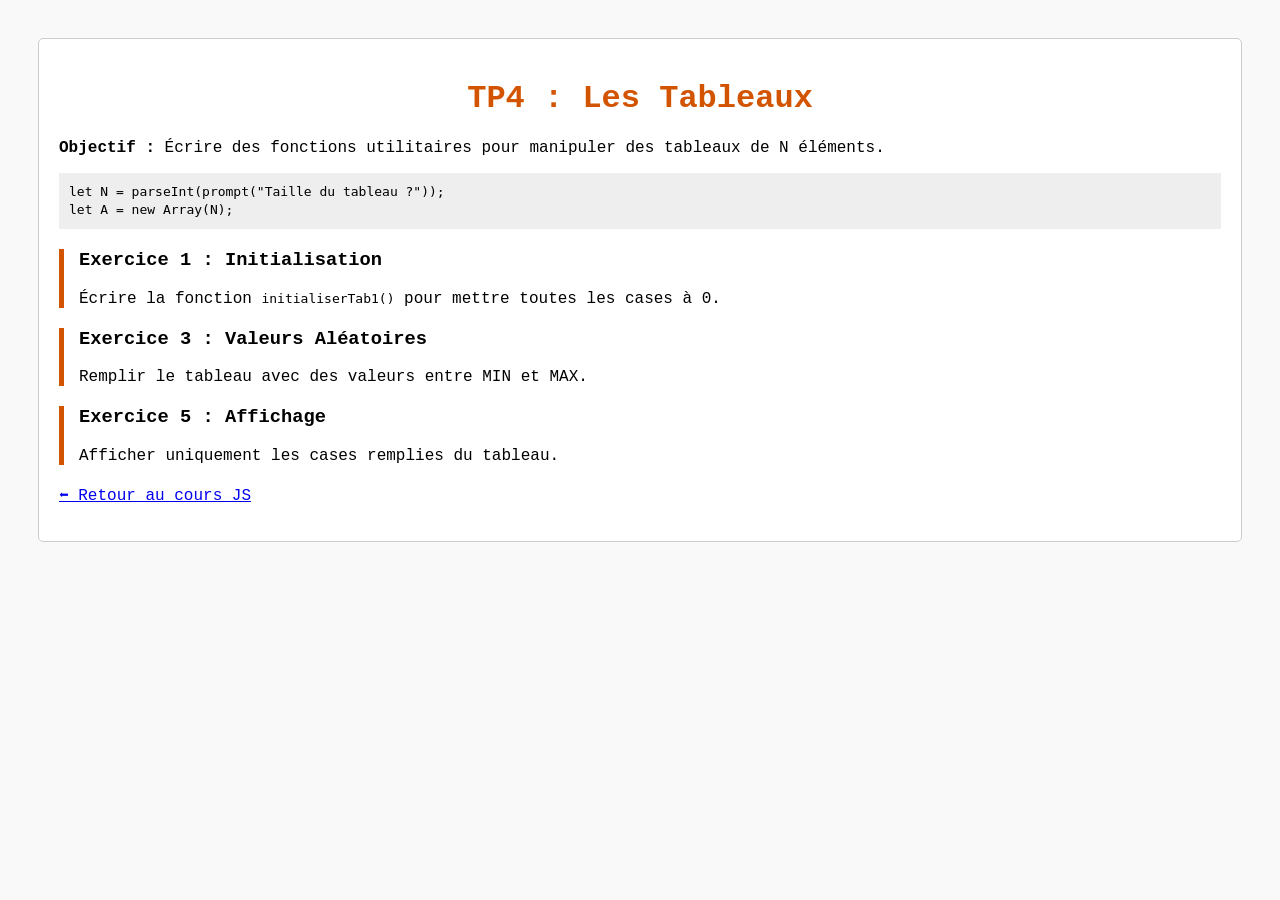
<file: TP4/Docs/TPJS.html>
<!DOCTYPE html>
<html lang="fr">
<head>
    <meta charset="UTF-8">
    <title>TP4 - Les Tableaux en JS</title>
    <style>
        body { font-family: 'Courier New', monospace; background: #f9f9f9; padding: 30px; }
        .tp-card { background: white; border: 1px solid #ccc; padding: 20px; border-radius: 5px; }
        h1 { text-align: center; color: #d35400; }
        .exercice { border-left: 5px solid #d35400; padding-left: 15px; margin: 20px 0; }
        .code-box { background: #eee; padding: 10px; display: block; margin: 10px 0; }
    </style>
</head>
<body>
    <div class="tp-card">
        <h1>TP4 : Les Tableaux</h1>
        <p><strong>Objectif :</strong> Écrire des fonctions utilitaires pour manipuler des tableaux de N éléments.</p>

        <div class="code-box">
            <code>let N = parseInt(prompt("Taille du tableau ?"));</code><br>
            <code>let A = new Array(N);</code>
        </div>

        <div class="exercice">
            <h3>Exercice 1 : Initialisation</h3>
            <p>Écrire la fonction <code>initialiserTab1()</code> pour mettre toutes les cases à 0.</p>
        </div>

        <div class="exercice">
            <h3>Exercice 3 : Valeurs Aléatoires</h3>
            <p>Remplir le tableau avec des valeurs entre MIN et MAX.</p>
        </div>

        <div class="exercice">
            <h3>Exercice 5 : Affichage</h3>
            <p>Afficher uniquement les cases remplies du tableau.</p>
        </div>

        <p><a href="cours_JS.html">⬅️ Retour au cours JS</a></p>
    </div>
</body>
</html>
</file>
